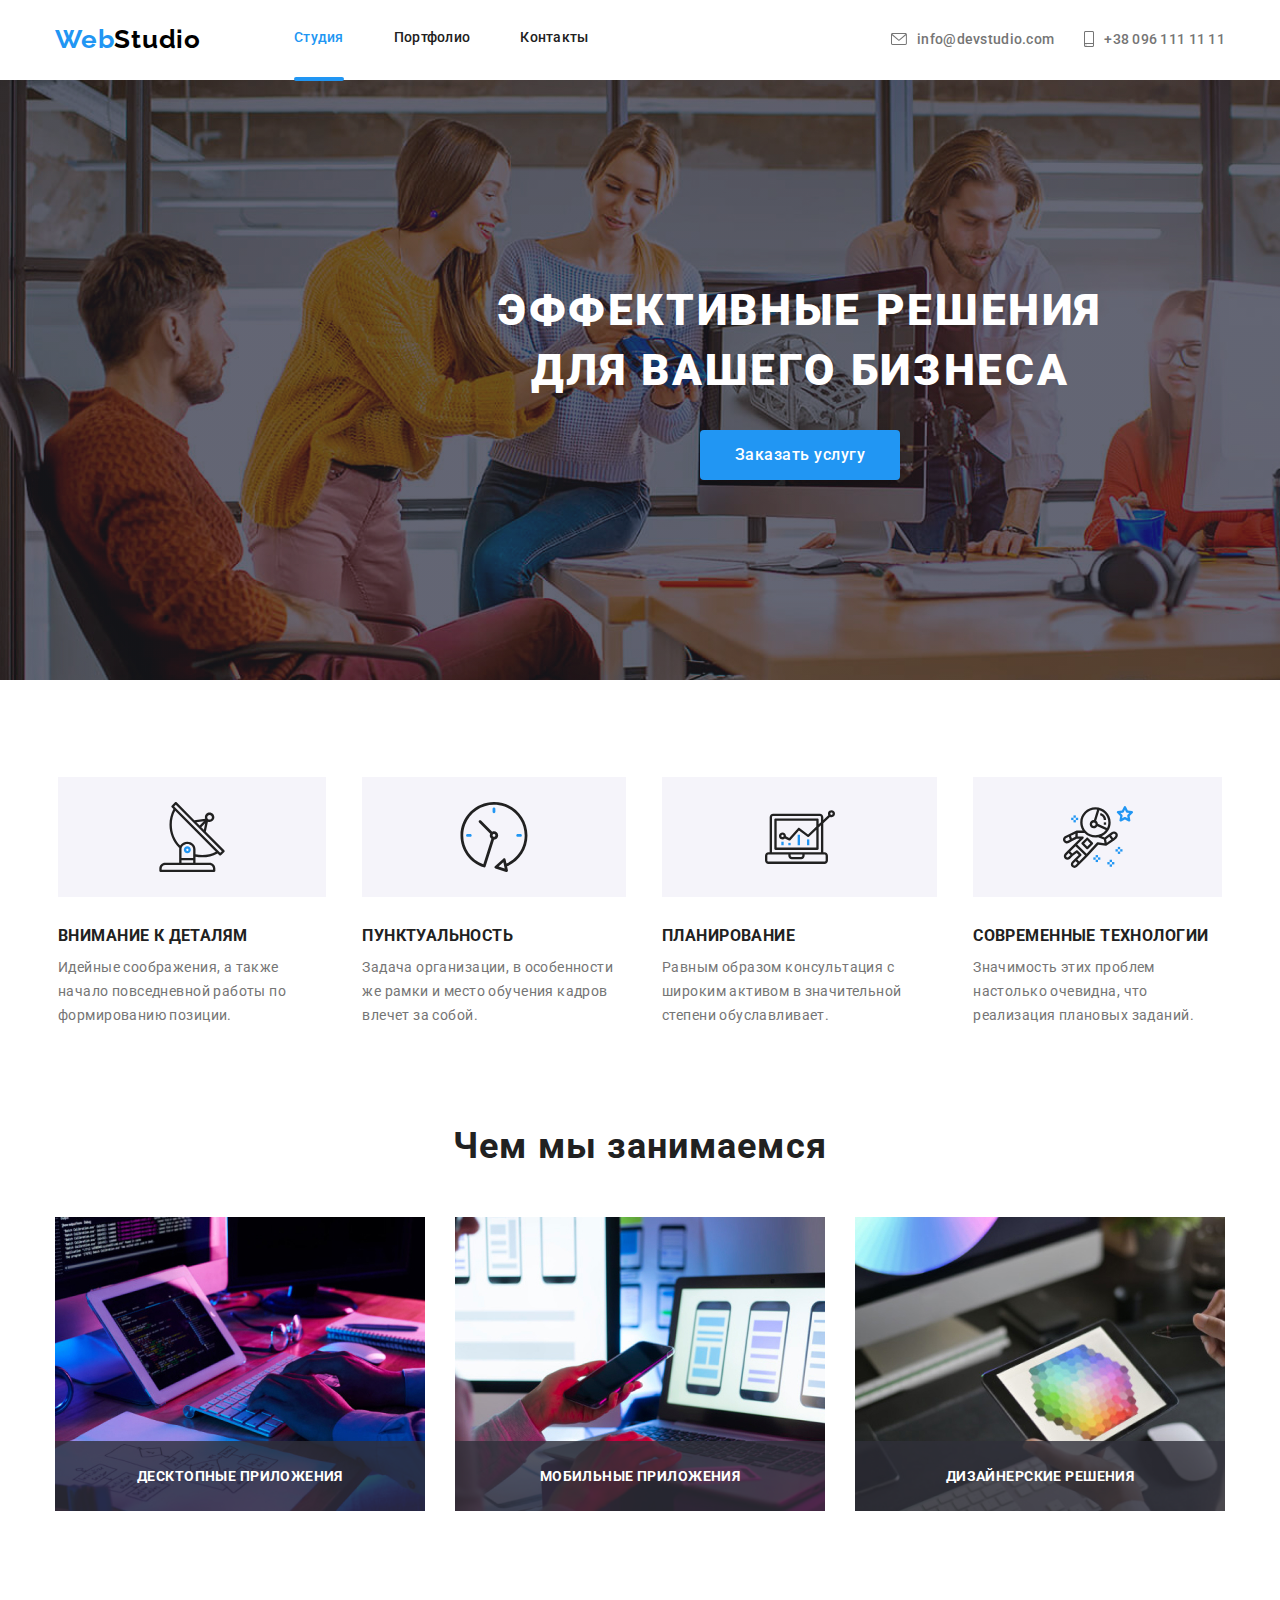
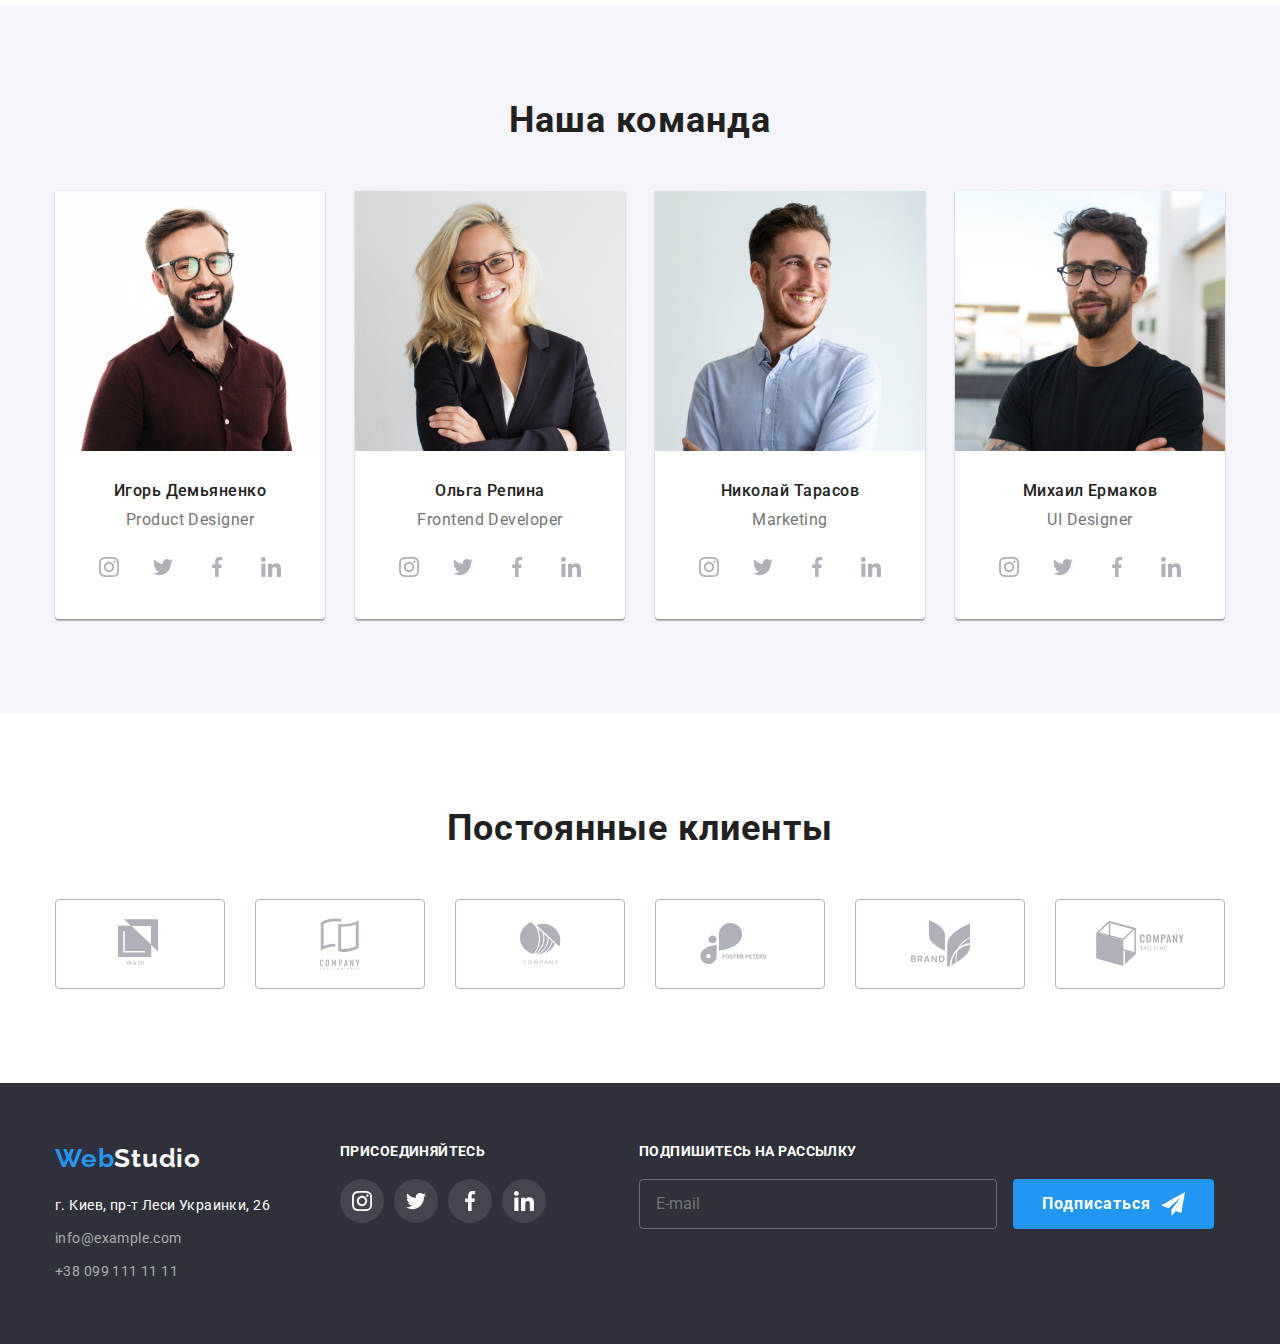
<file: index.html>
<!DOCTYPE html>
<html lang="ru">
<head>
    <meta charset="UTF-8">
    <meta name="viewport" content="width=device-width, initial-scale=1.0">
    <title>WebStudio</title>
    <link rel="preconnect" href="https://fonts.gstatic.com">
    <link href="https://fonts.googleapis.com/css2?family=Raleway:wght@700&family=Roboto:wght@400;500;700;900&display=swap" rel="stylesheet">
    <link rel="stylesheet" href="https://cdnjs.cloudflare.com/ajax/libs/modern-normalize/1.0.0/modern-normalize.min.css" />
    <link rel="stylesheet" href="./css/styles.css">
</head>
    <body>
        <header class="header">
            <div class="container">
                <nav class="site-nav">
                    <a class="logo link" href="./" aria-label="Логотип сайта Веб Студио"><span class="logo-first">Web</span><span class="logo-second">Studio</span></a>
                    <ul class="navigation-list list">
                        <li class="navigation-list-item"><a class="navigation-list-link active link" href="./index.html">Студия</a></li>
                        <li class="navigation-list-item"><a class="navigation-list-link link" href="./portfolio.html">Портфолио</a></li>
                        <li class="navigation-list-item"><a class="navigation-list-link link" href="#">Контакты</a></li>
                    </ul>
                </nav>
                <address class="address">
                    <ul  class="address-list-header list">
                        <li class="address-list-item">
                            <a class="address-list-link link" href="mailto:info@devstudio.com">
                                <svg class="address-list-icon mail-icon">
                                    <use href="./images/sprite.svg#icon-email" width="16" height="12"></use>
                                </svg>
                                <p class="address-list-text">info@devstudio.com </p> 
                            </a>
                        </li>
                        <li class="address-list-item">
                            <a class="address-list-link link" href="tel:+380961111111">
                                <svg class="address-list-icon phone-icon">
                                    <use href="./images/sprite.svg#icon-smartphone" width="10" height="16"></use>
                                </svg>
                                <p class="address-list-text"> +38 096 111 11 11</p>
                            </a>
                        </li>
                    </ul>  
                </address>
            </div>
        </header>
        <main>
            <!--Hero-->
            <section class="hero-section">
                <div class="container">
                    <h1 class="hero-title">Эффективные решения <br> для вашего бизнеса</h1>
                    <button class="button hero-button" type="button" data-modal-open>Заказать услугу</button>
                </div>
            </section>
            <!--Наші переваги/Our advantages-->
            <section class="advantages">
                <div class="container">
                    <h2 class="visually-hidden">Наши преимущества</h2> 
                    <ul class="advantages-list list">
                        <li class="advantages-list-item">
                            <div class="advantages-icon-background">
                                <svg class="advantages-icon">
                                    <use href="./images/sprite.svg#icon-antenna"></use>
                                </svg>
                            </div>
                            <h3 class="advantages-title">Внимание к деталям</h3>
                            <p class="advantages-description">Идейные соображения, а также начало повседневной работы по формированию позиции.</p>
                        </li>
                        <li class="advantages-list-item">
                            <div class="advantages-icon-background">
                                <svg class="advantages-icon">
                                    <use href="./images/sprite.svg#icon-clock"></use>
                                </svg>
                            </div>
                            <h3 class="advantages-title">Пунктуальность</h3>
                            <p class="advantages-description">Задача организации, в особенности же рамки и место обучения кадров влечет за собой.</p>
                        </li>
                        <li class="advantages-list-item">
                            <div class="advantages-icon-background">
                                <svg class="advantages-icon">
                                    <use href="./images/sprite.svg#icon-diagram"></use>
                                </svg>
                            </div>
                            <h3 class="advantages-title">Планирование</h3>
                            <p class="advantages-description">Равным образом консультация с широким активом в значительной степени обуславливает.</p>
                        </li>
                        <li class="advantages-list-item">
                            <div class="advantages-icon-background">
                                <svg class="advantages-icon">
                                    <use href="./images/sprite.svg#icon-astronaut"></use>
                                </svg>
                            </div>
                            <h3 class="advantages-title">Современные технологии</h3>
                            <p class="advantages-description">Значимость этих проблем настолько очевидна, что реализация плановых заданий.</p>
                        </li>
                    </ul>
                </div>
            </section>
            <!--Чим ми займаємося/Our specialization-->
            <section class="specialization-section">
                <div class="container">
                    <h2 class="specialization-title">Чем мы занимаемся</h2>
                    <ul class="specialization-list list">
                        <li class="specialization-list-item">
                            <img class="specialization-img" src="./images/our_specialization/programming.jpg" alt="Програмист пишет код" width="370" height="294">
                            <p class="specialization-name">Десктопные приложения</p>
                        </li>
                        <li class="specialization-list-item">
                            <img class="specialization-img" src="./images/our_specialization/applications_design.jpg" alt="Специалист разрабатывает мобильное приложение" width="370" height="294">
                            <p class="specialization-name">Мобильные приложения</p>
                        </li>
                        <li class="specialization-list-item">
                            <img class="specialization-img" src="./images/our_specialization/ui_design.jpg" alt="UI дизайнер подбирает цвет" width="370" height="294">
                            <p class="specialization-name">Дизайнерские решения</p>
                        </li>
                    </ul>
                </div>
            </section>
            <!--Наша команда>/our command-->
            <section class="our-command-section">
                <div class="container">
                    <h2 class="our-command-title">Наша команда</h2>
                    <ul class="our-command-list list">
                        <li class="our-command-list-item">
                            <img class="our-specialist-photo " src="./images/our_command/igor_demyanenko.jpg" alt="Наш специалист" width="270" height="260">
                            <div class="our-command-card-content">
                                <h3 class="our-specialist-name">Игорь Демьяненко</h3>
                                <p class="our-specialist-specialization" lang="en">Product Designer</p>
                                <ul class="social-list list">
                                    <li class="social-list-item">
                                        <a href="#" class="social-list-link">
                                            <svg class="social-list-icon">
                                                <use href="./images/sprite.svg#icon-instagram"></use>
                                            </svg>
                                        </a>
                                    </li>
                                    <li class="social-list-item">
                                        <a href="#" class="social-list-link">
                                            <svg class="social-list-icon">
                                                <use href="./images/sprite.svg#icon-twitter"></use>
                                            </svg>
                                        </a>
                                    </li>
                                    <li class="social-list-item">
                                        <a href="#" class="social-list-link">
                                            <svg class="social-list-icon">
                                                <use href="./images/sprite.svg#icon-facebook"></use>
                                            </svg>
                                        </a>
                                    </li>
                                    <li class="social-list-item">
                                        <a href="#" class="social-list-link">
                                            <svg class="social-list-icon">
                                                <use href="./images/sprite.svg#icon-linkedin"></use>
                                            </svg>
                                        </a>
                                    </li>
                                </ul>
                            </div>
                        </li>
                        <li class="our-command-list-item">
                            <img class="our-specialist-photo " src="./images/our_command/olga_repina.jpg" alt="Наш специалист" width="270" height="260">
                            <div class="our-command-card-content">
                                <h3 class="our-specialist-name">Ольга Репина</h3>
                                <p class="our-specialist-specialization" lang="en">Frontend Developer</p>
                                <ul class="social-list list">
                                    <li class="social-list-item">
                                        <a href="#" class="social-list-link">
                                            <svg class="social-list-icon">
                                                <use href="./images/sprite.svg#icon-instagram"></use>
                                            </svg>
                                        </a>
                                    </li>
                                    <li class="social-list-item">
                                        <a href="#" class="social-list-link">
                                            <svg class="social-list-icon">
                                                <use href="./images/sprite.svg#icon-twitter"></use>
                                            </svg>
                                        </a>
                                    </li>
                                    <li class="social-list-item">
                                        <a href="#" class="social-list-link">
                                            <svg class="social-list-icon">
                                                <use href="./images/sprite.svg#icon-facebook"></use>
                                            </svg>
                                        </a>
                                    </li>
                                    <li class="social-list-item">
                                        <a href="#" class="social-list-link">
                                            <svg class="social-list-icon">
                                                <use href="./images/sprite.svg#icon-linkedin"></use>
                                            </svg>
                                        </a>
                                    </li>
                                </ul>
                            </div>
                        </li>
                        <li class="our-command-list-item">
                            <img class="our-specialist-photo " src="./images/our_command/nikolay_tarasov.jpg" alt="Наш специалист" width="270" height="260">
                            <div class="our-command-card-content">
                                <h3 class="our-specialist-name">Николай Тарасов</h3>
                                <p class="our-specialist-specialization" lang="en">Marketing</p>
                                <ul class="social-list list">
                                    <li class="social-list-item">
                                        <a href="#" class="social-list-link">
                                            <svg class="social-list-icon">
                                                <use href="./images/sprite.svg#icon-instagram"></use>
                                            </svg>
                                        </a>
                                    </li>
                                    <li class="social-list-item">
                                        <a href="" class="social-list-link">
                                            <svg class="social-list-icon">
                                                <use href="./images/sprite.svg#icon-twitter"></use>
                                            </svg>
                                        </a>
                                    </li>
                                    <li class="social-list-item">
                                        <a href="" class="social-list-link">
                                            <svg class="social-list-icon">
                                                <use href="./images/sprite.svg#icon-facebook"></use>
                                            </svg>
                                        </a>
                                    </li>
                                    <li class="social-list-item">
                                        <a href="" class="social-list-link">
                                            <svg class="social-list-icon">
                                                <use href="./images/sprite.svg#icon-linkedin"></use>
                                            </svg>
                                        </a>
                                    </li>
                                </ul>
                            </div>
                        </li>
                        <li class="our-command-list-item">
                            <img class="our-specialist-photo " src="./images/our_command/mihail_yermakov.jpg" alt="Наш специалист" width="270" height="260">
                            <div class="our-command-card-content">
                                <h3 class="our-specialist-name">Михаил Ермаков</h3>
                                <p class="our-specialist-specialization" lang="en">UI Designer</p>
                                <ul class="social-list list">
                                    <li class="social-list-item">
                                        <a href="#" class="social-list-link">
                                            <svg class="social-list-icon">
                                                <use href="./images/sprite.svg#icon-instagram"></use>
                                            </svg>
                                        </a>
                                    </li>
                                    <li class="social-list-item">
                                        <a href="#" class="social-list-link">
                                            <svg class="social-list-icon">
                                                <use href="./images/sprite.svg#icon-twitter"></use>
                                            </svg>
                                        </a>
                                    </li>
                                    <li class="social-list-item">
                                        <a href="#" class="social-list-link">
                                            <svg class="social-list-icon">
                                                <use href="./images/sprite.svg#icon-facebook"></use>
                                            </svg>
                                        </a>
                                    </li>
                                    <li class="social-list-item">
                                        <a href="#" class="social-list-link">
                                            <svg class="social-list-icon">
                                                <use href="./images/sprite.svg#icon-linkedin"></use>
                                            </svg>
                                        </a>
                                    </li>
                                </ul>
                            </div>
                        </li>
                    </ul>
                </div>
            </section>
            <!--Наші клієнти|Our clients-->
            <section class="our-clients-section">
                <div class="container">
                    <h2 class="our-clients-title">Постоянные клиенты</h2>
                    <ul class="our-clients-list">
                        <li class="our-clients-list-item list"> 
                            <a href="#"  class="our-client-link">
                                <svg class="our-clients-icon first-client-icon">
                                    <use href="./images/sprite.svg#icon-logo-first"></use>
                                </svg>
                            </a>
                        </li>
                        <li class="our-clients-list-item list"> 
                            <a href="#" class="our-client-link">
                                <svg class="our-clients-icon second-client-icon">
                                    <use href="./images/sprite.svg#icon-logo-second"></use>
                                </svg>
                            </a>
                        </li>
                        <li class="our-clients-list-item list"> 
                            <a href="#" class="our-client-link">
                                <svg class="our-clients-icon third-client-icon">
                                    <use href="./images/sprite.svg#icon-logo-third"></use>
                                </svg>
                            </a>
                        </li>
                        <li class="our-clients-list-item list"> 
                            <a href="#" class="our-client-link">
                                <svg class="our-clients-icon fourth-client-icon">
                                    <use href="./images/sprite.svg#icon-logo-fourth"></use>
                                </svg>
                            </a>
                        </li>
                        <li class="our-clients-list-item list"> 
                            <a href="" class="our-client-link">
                                <svg class="our-clients-icon fifth-client-icon">
                                    <use href="./images/sprite.svg#icon-logo-fifth"></use>
                                </svg>
                            </a>
                        </li>
                        <li class="our-clients-list-item list"> 
                            <a href="#" class="our-client-link">
                                <svg class="our-clients-icon sixth-client-icon">
                                    <use href="./images/sprite.svg#icon-logo-sixth"></use>
                                </svg>
                            </a>
                        </li>
                    </ul>
                </div>
            </section>
        </main>
            <!--Бекдроп та модалка портфоліо-->
            <div class="backdrop is-hidden" data-modal>
                <div class="modal">
                    <button type="button" class="close-button" data-modal-close>
                        <svg class="close-button-icon">
                            <use href="./images/sprite.svg#icon-close-modal"></use>
                        </svg>
                    </button>
                    <p class="form-invitation">Оставьте свои данные, мы вам перезвоним</p>
                    <form action="#" class="modal-form">
                        <label class="modal-form-field">
                            Имя
                            <span class="modal-form-input-wrapper">
                                <input type="text" name="client-name" class="modal-form-input">
                                <svg class="modal-form-icon">
                                    <use href="./images/sprite.svg#icon-form-person"></use>
                                </svg>
                            </span>
                        </label>
                        <label class="modal-form-field">
                            Телефон
                            <span class="modal-form-input-wrapper">
                                <input type="tel" name="client-phone" class="modal-form-input">
                                <svg class="modal-form-icon">
                                    <use href="./images/sprite.svg#icon-form-phone"></use>
                                </svg>
                            </span>
                        </label>
                        <label class="modal-form-field">
                            Почта
                            <span class="modal-form-input-wrapper">
                                <input type="email" name="client-mail" class="modal-form-input">
                                <svg class="modal-form-icon">
                                    <use href="./images/sprite.svg#icon-form-email"></use>
                                </svg>
                            </span>
                        </label>
                        <label class="modal-form-field">
                            Комментарий
                            <textarea name="client-masage" class="modal-form-massage" placeholder="Введите текст"></textarea>
                        </label>
                        <input id="user-policy" type="checkbox" name="client-policy" value="accept-policy" class="modal-form-policy visually-hidden">
                        <label for="user-policy" class="modal-form-policy-text">Соглашаюсь с рассылкой и принимаю <a href="#" class="modal-form-policy-link">Условия договора</a></label>
                        <button type="submit" class="modal-form-button">Отправить</button>
                    </form>
                </div>
            </div>
        <footer class="footer">
            <div class="container">
                <div class="footer-info">
                    <a  class="logo link" href="./" aria-label="Логотип сайта Веб Студио"><span class="logo-first">Web</span><span class="logo-second-dark">Studio</span></a>
                    <address  class="address">
                        <ul class="addres-list-footer list">
                            <li class="addres-list-item"><a class="address-footer-link location link" href="https://goo.gl/maps/J2ixgFmDZ8d1wvZj8">г. Киев, пр-т Леси Украинки, 26</a></li>
                            <li class="addres-list-item"><a class="address-footer-link link" href="mailto:info@example.com">info@example.com</a></li>
                            <li class="addres-list-item"><a class="address-footer-link link" href="tel:+380991111111">+38 099 111 11 11</a></li>
                        </ul>
                    </address>
                </div>
                <div class="social-list-our-projekt">
                    <h2 class="visually-hidden">Наши социальные сети</h2>
                    <h3 class="social-list-invitation">Присоединяйтесь</h3>
                    <ul class="social-list list">
                        <li class="social-list-item">
                            <a href="#" class="social-list-link dark-social">
                                <svg class="social-list-icon">
                                    <use href="./images/sprite.svg#icon-instagram"></use>
                                </svg>
                            </a>
                        </li>
                        <li class="social-list-item">
                            <a href="#" class="social-list-link dark-social">
                                <svg class="social-list-icon">
                                    <use href="./images/sprite.svg#icon-twitter"></use>
                                </svg>
                            </a>
                        </li>
                        <li class="social-list-item">
                            <a href="#" class="social-list-link dark-social">
                                <svg class="social-list-icon">
                                    <use href="./images/sprite.svg#icon-facebook"></use>
                                </svg>
                            </a>
                        </li>
                        <li class="social-list-item">
                            <a href="#" class="social-list-link dark-social">
                                <svg class="social-list-icon">
                                    <use href="./images/sprite.svg#icon-linkedin"></use>
                                </svg>
                            </a>
                        </li>
                    </ul>
                </div>
                <form action="#" class="subscription-form">
                    <p class="subscription-form-title">Подпишитесь на рассылку</p>
                    <label class="subscription-form-field">
                        <input type="email" name="client-mail" class="subscription-form-input" placeholder="E-mail">
                    </label>
                    <button type="submit" class="subscription-form-button">
                            Подписаться
                        <svg class="sibscription-form-button-icon">
                            <use href="./images/sprite.svg#icon-form-send"></use>
                        </svg>
                    </button>
                </form>
            </div>
        </footer>
        <!--Підключення скріпта-->
        <script src="./js/modal.js"></script>
    </body>
</html>
</file>
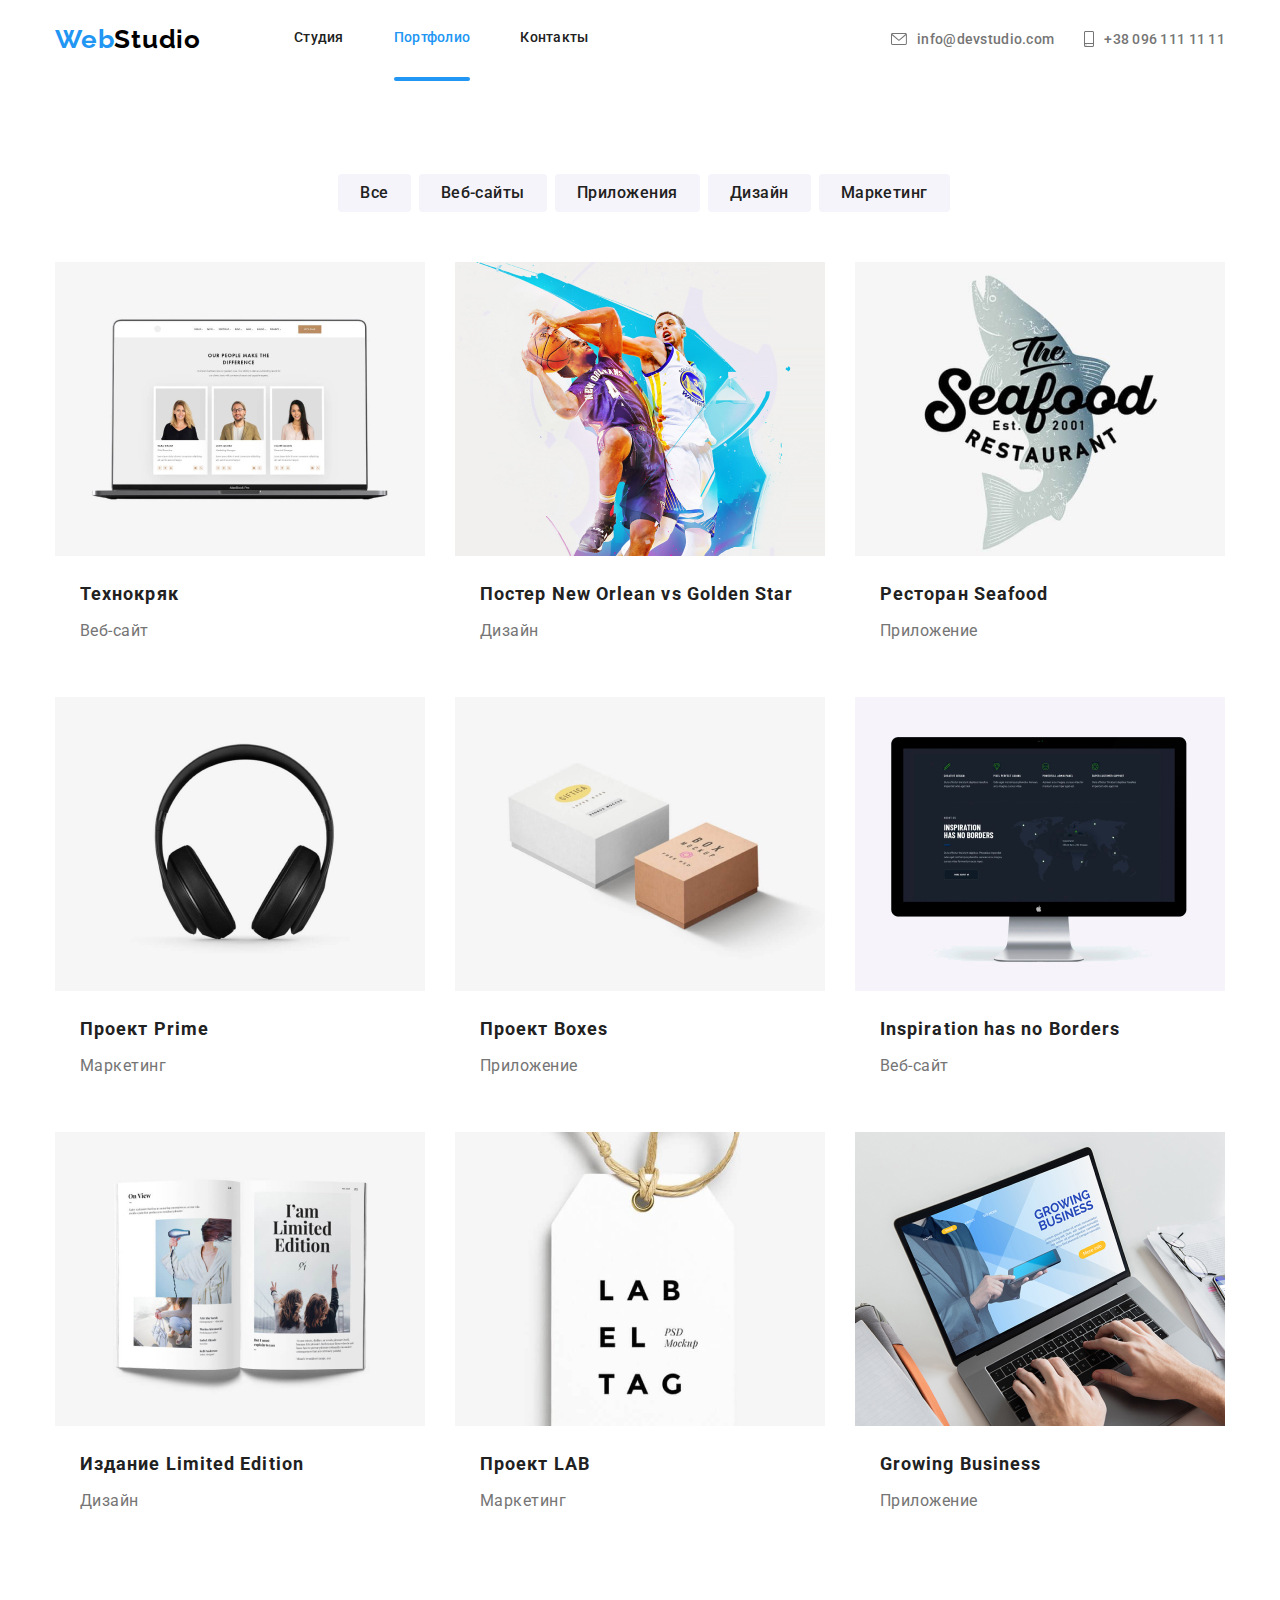
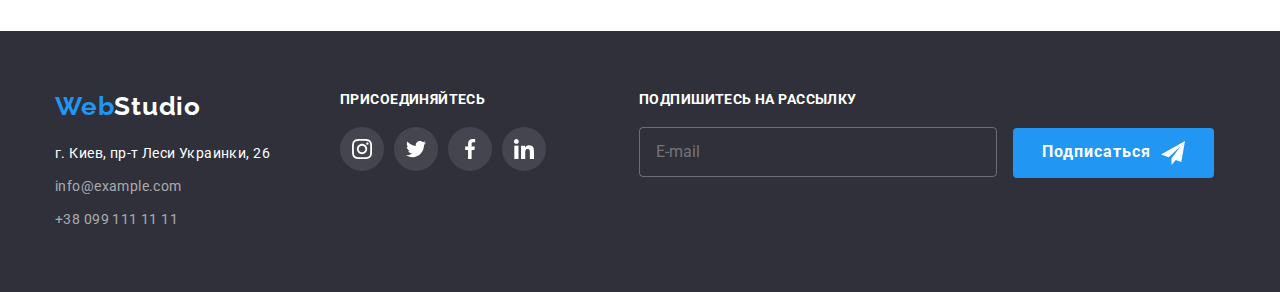
<file: portfolio.html>
<!DOCTYPE html>
<html lang="ru">
<head>
    <meta charset="UTF-8">
    <meta name="viewport" content="width=device-width, initial-scale=1.0">
    <title>WebStudio</title>
    <link rel="preconnect" href="https://fonts.gstatic.com">
    <link href="https://fonts.googleapis.com/css2?family=Raleway:wght@700&family=Roboto:wght@400;500;700;900&display=swap" rel="stylesheet">
    <link rel="stylesheet" href="https://cdnjs.cloudflare.com/ajax/libs/modern-normalize/1.0.0/modern-normalize.min.css" />
    <link rel="stylesheet" href="./css/styles.css">
</head>
    <body>
        <header class="header">
            <div class="container">
                <nav class="site-nav">
                    <a class="logo link" href="./" aria-label="Логотип сайта Веб Студио"><span class="logo-first">Web</span><span class="logo-second">Studio</span></a>
                    <ul class="navigation-list list">
                        <li class="navigation-list-item"><a class="navigation-list-link link" href="./index.html">Студия</a></li>
                        <li class="navigation-list-item"><a class="navigation-list-link active link" href="./portfolio.html">Портфолио</a></li>
                        <li class="navigation-list-item"><a class="navigation-list-link link" href="#">Контакты</a></li>
                    </ul>
                </nav>
                <address class="address">
                    <ul  class="address-list-header list">
                        <li class="address-list-item">
                            <a class="address-list-link link" href="mailto:info@devstudio.com">
                                <svg class="address-list-icon mail-icon">
                                    <use href="./images/sprite.svg#icon-email" width="16" height="12"></use>
                                </svg>
                                <p class="address-list-text">info@devstudio.com </p> 
                            </a>
                        </li>
                        <li class="address-list-item">
                            <a class="address-list-link link" href="tel:+380961111111">
                                <svg class="address-list-icon phone-icon">
                                    <use href="./images/sprite.svg#icon-smartphone" width="10" height="16"></use>
                                </svg>
                                <p class="address-list-text"> +38 096 111 11 11</p>
                            </a>
                        </li>
                    </ul>  
                </address>
            </div>
        </header>
        <main>
            <section class="portfolio-section">
                <div class="container">
                    <h1 class="visually-hidden">Наши работы</h1>
                    <div class="portfolio-nav">
                        <button class="portfolio-button button" type="button">Все</button>
                        <button class="portfolio-button button" type="button">Веб-сайты</button>
                        <button class="portfolio-button button" type="button">Приложения</button>
                        <button class="portfolio-button button" type="button">Дизайн</button>
                        <button class="portfolio-button button" type="button">Маркетинг</button>               
                    </div>
                    <ul class="portfolio-list list">
                        <li class="portfolio-list-item">
                            <a class="portfolio-list-link link" href="#">
                                <div class="portfolio-animation-thumb">
                                    <img class="portfolio-img" src="./images/portfolio/001_tehnokryak.jpg" alt="Сайт Технокряк" width="370">
                                    <div class="portfolio-overlay">
                                        <p class="portfolio-description">Технокряк это современная площадка распространения коронавируса.
                                            Компании используют эту платформу для цифрового шпионажа и
                                            атак на защищённые сервера конкурентов.
                                        </p>
                                    </div>
                                </div>
                                <div class="portfolio-card-content">
                                    <h2 class="portfolio-title">Технокряк</h2>
                                    <p class="portfolio-type">Веб-сайт</p>
                                </div>
                            </a>
                        </li>
                        <li class="portfolio-list-item">
                            <a class="portfolio-list-link link" href="#">
                                <div class="portfolio-animation-thumb">
                                    <img class="portfolio-img" src="./images/portfolio/002_new_orlean_vs_golden_star.jpg" alt="Постер" width="370">
                                    <div class="portfolio-overlay">
                                        <p class="portfolio-description">
                                            Lorem ipsum, dolor sit amet consectetur adipisicing elit. Dolor, similique earum harum consequuntur veritatis voluptates quo, nihil ipsam iusto repellat doloribus, distinctio quia mollitia. Incidunt officiis doloremque sit expedita. Quia?
                                        </p>
                                    </div>
                                </div>
                                <div class="portfolio-card-content">
                                    <h2 class="portfolio-title">Постер New Orlean vs Golden Star</h2>
                                    <p class="portfolio-type">Дизайн</p>
                                </div>
                            </a>
                        </li>
                        <li class="portfolio-list-item">
                            <a class="portfolio-list-link link" href="#">
                                <div class="portfolio-animation-thumb">
                                    <img class="portfolio-img" src="./images/portfolio/003_seafood.jpg" alt="Ресторан Seafood" width="370">
                                    <div class="portfolio-overlay">
                                        <p class="portfolio-description">
                                            Lorem ipsum, dolor sit amet consectetur adipisicing elit. Dolor, similique earum harum consequuntur veritatis voluptates quo, nihil ipsam iusto repellat doloribus, distinctio quia mollitia. Incidunt officiis doloremque sit expedita. Quia?
                                        </p>
                                    </div>
                                </div>
                                <div class="portfolio-card-content">
                                    <h2 class="portfolio-title">Ресторан Seafood</h2>
                                    <p class="portfolio-type">Приложение</p>
                                </div>
                            </a>
                        </li>
                        <li class="portfolio-list-item">
                            <a class="portfolio-list-link link" href="#">
                                <div class="portfolio-animation-thumb">
                                    <img class="portfolio-img" src="./images/portfolio/004_prime.jpg" alt="Наушники" width="370">
                                    <div class="portfolio-overlay">
                                        <p class="portfolio-description">
                                            Lorem ipsum, dolor sit amet consectetur adipisicing elit. Dolor, similique earum harum consequuntur veritatis voluptates quo, nihil ipsam iusto repellat doloribus, distinctio quia mollitia. Incidunt officiis doloremque sit expedita. Quia?
                                        </p>
                                    </div>
                                </div>
                                <div class="portfolio-card-content">
                                    <h2 class="portfolio-title">Проект Prime</h2>
                                    <p class="portfolio-type">Маркетинг</p>
                                </div>
                            </a>
                        </li>
                        <li class="portfolio-list-item">
                            <a class="portfolio-list-link link" href="#">
                                <div class="portfolio-animation-thumb">
                                    <img class="portfolio-img" src="./images/portfolio/005_boxes.jpg" alt="Боксы" width="370">
                                    <div class="portfolio-overlay">
                                        <p class="portfolio-description">
                                            Lorem ipsum, dolor sit amet consectetur adipisicing elit. Dolor, similique earum harum consequuntur veritatis voluptates quo, nihil ipsam iusto repellat doloribus, distinctio quia mollitia. Incidunt officiis doloremque sit expedita. Quia?
                                        </p>
                                    </div>
                                </div>
                                <div class="portfolio-card-content">
                                    <h2 class="portfolio-title">Проект Boxes</h2>
                                    <p class="portfolio-type">Приложение</p>
                                </div>
                            </a>
                        </li>
                        <li class="portfolio-list-item">
                            <a class="portfolio-list-link link" href="">
                                <div class="portfolio-animation-thumb">
                                    <img class="portfolio-img" src="./images/portfolio/006_Inspiration_has_no_borders.jpg" alt="Сайт Inspiration has no Borders" width="370">
                                    <div class="portfolio-overlay">
                                        <p class="portfolio-description">
                                            Lorem ipsum, dolor sit amet consectetur adipisicing elit. Dolor, similique earum harum consequuntur veritatis voluptates quo, nihil ipsam iusto repellat doloribus, distinctio quia mollitia. Incidunt officiis doloremque sit expedita. Quia?
                                        </p>
                                    </div>
                                </div>
                                <div class="portfolio-card-content">
                                    <h2 class="portfolio-title">Inspiration has no Borders</h2>
                                    <p class="portfolio-type">Веб-сайт</p>
                                </div>
                            </a>
                        </li>
                        <li class="portfolio-list-item">
                            <a class="portfolio-list-link link" href="">
                                <div class="portfolio-animation-thumb">
                                    <img class="portfolio-img" src="./images/portfolio/007_limited_edition.jpg" alt="Издание Limited Edition" width="370">
                                    <div class="portfolio-overlay">
                                        <p class="portfolio-description">
                                            Lorem ipsum, dolor sit amet consectetur adipisicing elit. Dolor, similique earum harum consequuntur veritatis voluptates quo, nihil ipsam iusto repellat doloribus, distinctio quia mollitia. Incidunt officiis doloremque sit expedita. Quia?
                                        </p>
                                    </div>
                                </div>
                                <div class="portfolio-card-content">
                                    <h2 class="portfolio-title">Издание Limited Edition</h2>
                                    <p class="portfolio-type">Дизайн</p>
                                </div>
                            </a>
                        </li>
                        <li class="portfolio-list-item">
                            <a class="portfolio-list-link link" href="#">
                                <div class="portfolio-animation-thumb">
                                    <img class="portfolio-img" src="./images/portfolio/008_lab.jpg" alt="Проект LAB" width="370">
                                    <div class="portfolio-overlay">
                                        <p class="portfolio-description">
                                            Lorem ipsum, dolor sit amet consectetur adipisicing elit. Dolor, similique earum harum consequuntur veritatis voluptates quo, nihil ipsam iusto repellat doloribus, distinctio quia mollitia. Incidunt officiis doloremque sit expedita. Quia?
                                        </p>
                                    </div>
                                </div>
                                <div class="portfolio-card-content">
                                    <h2 class="portfolio-title">Проект LAB</h2>
                                    <p class="portfolio-type">Маркетинг</p>
                                </div>
                            </a>
                        </li>
                        <li class="portfolio-list-item">
                            <a class="portfolio-list-link link" href="#">
                                <div class="portfolio-animation-thumb">
                                    <img class="portfolio-img" src="./images/portfolio/009_growing_business.jpg" alt="Приложение Growing Business" width="370">
                                    <div class="portfolio-overlay">
                                        <p class="portfolio-description">
                                            Lorem ipsum, dolor sit amet consectetur adipisicing elit. Dolor, similique earum harum consequuntur veritatis voluptates quo, nihil ipsam iusto repellat doloribus, distinctio quia mollitia. Incidunt officiis doloremque sit expedita. Quia?
                                        </p>
                                    </div>
                                </div>
                                <div class="portfolio-card-content">
                                    <h2 class="portfolio-title">Growing Business</h2>
                                    <p class="portfolio-type">Приложение</p>
                                </div>
                            </a>
                        </li>
                    </ul>
                </div>
            </section>
        </main>
                    <!--Футер-->
        <footer class="footer">
            <div class="container">
                <div class="footer-info">
                    <a  class="logo link" href="./" aria-label="Логотип сайта Веб Студио"><span class="logo-first">Web</span><span class="logo-second-dark">Studio</span></a>
                    <address  class="address">
                        <ul class="addres-list-footer list">
                            <li class="addres-list-item"><a class="address-footer-link location link" href="https://goo.gl/maps/J2ixgFmDZ8d1wvZj8">г. Киев, пр-т Леси Украинки, 26</a></li>
                            <li class="addres-list-item"><a class="address-footer-link link" href="mailto:info@example.com">info@example.com</a></li>
                            <li class="addres-list-item"><a class="address-footer-link link" href="tel:+380991111111">+38 099 111 11 11</a></li>
                        </ul>
                    </address>
                </div>
                <div class="social-list-our-projekt">
                    <h2 class="visually-hidden">Наши социальные сети</h2>
                    <h3 class="social-list-invitation">Присоединяйтесь</h3>
                    <ul class="social-list list">
                        <li class="social-list-item">
                            <a href="#" class="social-list-link dark-social">
                                <svg class="social-list-icon">
                                    <use href="./images/sprite.svg#icon-instagram"></use>
                                </svg>
                            </a>
                        </li>
                        <li class="social-list-item">
                            <a href="#" class="social-list-link dark-social">
                                <svg class="social-list-icon">
                                    <use href="./images/sprite.svg#icon-twitter"></use>
                                </svg>
                            </a>
                        </li>
                        <li class="social-list-item">
                            <a href="#" class="social-list-link dark-social">
                                <svg class="social-list-icon">
                                    <use href="./images/sprite.svg#icon-facebook"></use>
                                </svg>
                            </a>
                        </li>
                        <li class="social-list-item">
                            <a href="#" class="social-list-link dark-social">
                                <svg class="social-list-icon">
                                    <use href="./images/sprite.svg#icon-linkedin"></use>
                                </svg>
                            </a>
                        </li>
                    </ul>
                </div>
                <form action="#" class="subscription-form">
                    <p class="subscription-form-title">Подпишитесь на рассылку</p>
                    <label class="subscription-form-field">
                        <input type="email" name="client-mail" class="subscription-form-input" placeholder="E-mail">
                    </label>
                    <button type="submit" class="subscription-form-button">
                        Подписаться
                        <svg class="sibscription-form-button-icon">
                            <use href="./images/sprite.svg#icon-form-send"></use>
                        </svg>
                    </button>
                </form>
            </div>
        </footer>
        <!--Підключення скріпта-->
        <script src="./js/modal.js"></script>
    </body>
</html>
</file>
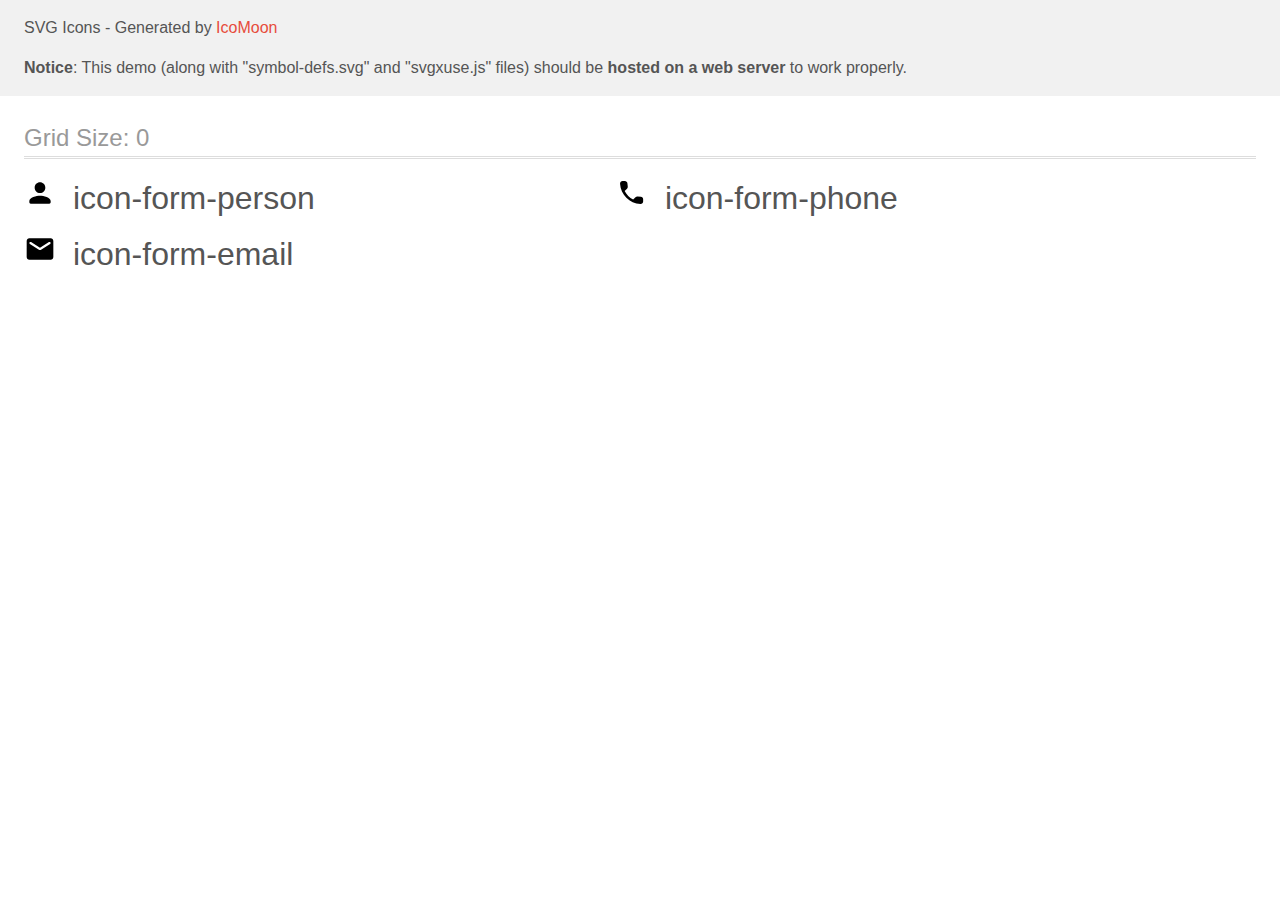
<file: source_image/icomoon/demo-external-svg.html>
<!doctype html>
<html>
<head>
    <title>IcoMoon - SVG Icons</title>
    <meta charset="utf-8">
    <meta name="viewport" content="width=device-width, initial-scale=1">
    <link rel="stylesheet" href="demo-files/demo.css">
    <link rel="stylesheet" href="style.css">
</head>
<body>
<header class="bgc1 clearfix">
<div class="mhl">
    <p>SVG Icons - Generated by <a href="https://icomoon.io/app">IcoMoon</a></p><p><strong>Notice</strong>: This demo (along with "symbol-defs.svg" and "svgxuse.js" files) should be <b>hosted on a web server</b> to work properly.</p>
</div>
</header>
    <div class="clearfix mhl ptl">
        <h1 class="mvm mtn fgc1">Grid Size: 0</h1>
        <div class="glyph fs1">
            <div class="clearfix pbs">
                <svg class="icon icon-form-person"><use xlink:href="symbol-defs.svg#icon-form-person"></use></svg><span class="name"> icon-form-person</span>
            </div>
        </div>
        <div class="glyph fs1">
            <div class="clearfix pbs">
                <svg class="icon icon-form-phone"><use xlink:href="symbol-defs.svg#icon-form-phone"></use></svg><span class="name"> icon-form-phone</span>
            </div>
        </div>
        <div class="glyph fs1">
            <div class="clearfix pbs">
                <svg class="icon icon-form-email"><use xlink:href="symbol-defs.svg#icon-form-email"></use></svg><span class="name"> icon-form-email</span>
            </div>
        </div>
  </div>
<script defer src="svgxuse.js"></script>
</body>
</html>
</file>
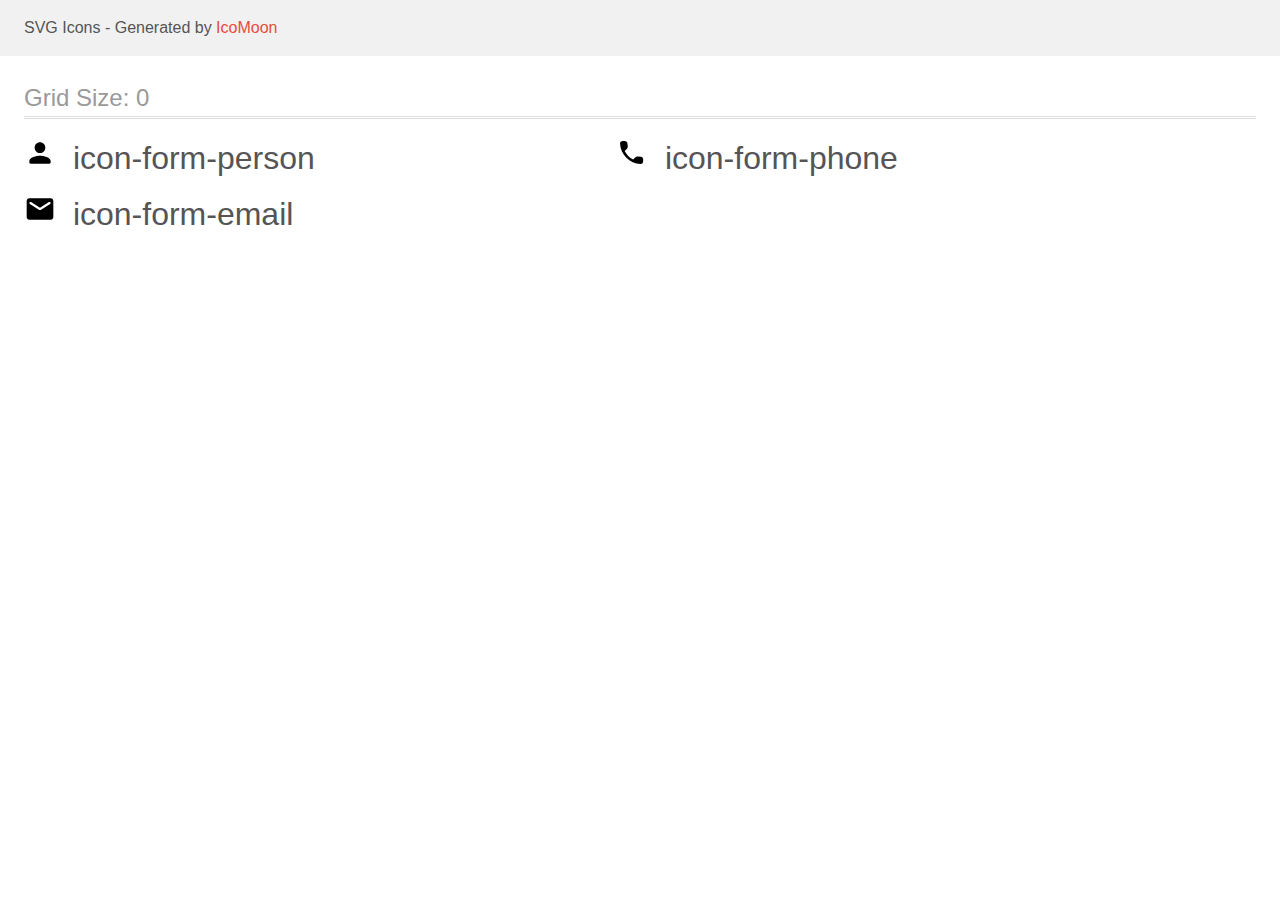
<file: source_image/icomoon/demo.html>
<!doctype html>
<html>
<head>
    <title>IcoMoon - SVG Icons</title>
    <meta charset="utf-8">
    <meta name="viewport" content="width=device-width, initial-scale=1">
    <link rel="stylesheet" href="demo-files/demo.css">
    <link rel="stylesheet" href="style.css">
</head>
<body>
<svg aria-hidden="true" style="position: absolute; width: 0; height: 0; overflow: hidden;" version="1.1" xmlns="http://www.w3.org/2000/svg" xmlns:xlink="http://www.w3.org/1999/xlink">
<defs>
<symbol id="icon-form-person" viewBox="0 0 32 32">
<path d="M16 16c2.947 0 5.333-2.387 5.333-5.333s-2.387-5.333-5.333-5.333c-2.947 0-5.333 2.387-5.333 5.333s2.387 5.333 5.333 5.333zM16 18.667c-3.56 0-10.667 1.787-10.667 5.333v1.333c0 0.733 0.6 1.333 1.333 1.333h18.667c0.733 0 1.333-0.6 1.333-1.333v-1.333c0-3.547-7.107-5.333-10.667-5.333z"></path>
</symbol>
<symbol id="icon-form-phone" viewBox="0 0 32 32">
<path d="M24.882 19.773l-3.268-0.373c-0.785-0.090-1.557 0.18-2.11 0.733l-2.367 2.367c-3.641-1.853-6.626-4.825-8.478-8.478l2.38-2.38c0.553-0.553 0.823-1.325 0.733-2.11l-0.373-3.242c-0.154-1.299-1.248-2.277-2.56-2.277h-2.226c-1.454 0-2.663 1.209-2.573 2.663 0.682 10.987 9.469 19.761 20.443 20.443 1.454 0.090 2.663-1.119 2.663-2.573v-2.226c0.013-1.3-0.965-2.393-2.264-2.547z"></path>
</symbol>
<symbol id="icon-form-email" viewBox="0 0 32 32">
<path d="M26.667 5.333h-21.333c-1.467 0-2.653 1.2-2.653 2.667l-0.013 16c0 1.467 1.2 2.667 2.667 2.667h21.333c1.467 0 2.667-1.2 2.667-2.667v-16c0-1.467-1.2-2.667-2.667-2.667zM26.133 11l-9.427 5.893c-0.427 0.267-0.987 0.267-1.413 0l-9.427-5.893c-0.333-0.213-0.533-0.573-0.533-0.96 0-0.893 0.973-1.427 1.733-0.96l8.933 5.587 8.933-5.587c0.76-0.467 1.733 0.067 1.733 0.96 0 0.387-0.2 0.747-0.533 0.96z"></path>
</symbol>
</defs>
</svg>

<header class="bgc1 clearfix">
<div class="mhl">
    <p>SVG Icons - Generated by <a href="https://icomoon.io/app">IcoMoon</a></p>
</div>
</header>
    <div class="clearfix mhl ptl">
        <h1 class="mvm mtn fgc1">Grid Size: 0</h1>
        <div class="glyph fs1">
            <div class="clearfix pbs">
                <svg class="icon icon-form-person"><use xlink:href="#icon-form-person"></use></svg><span class="name"> icon-form-person</span>
            </div>
        </div>
        <div class="glyph fs1">
            <div class="clearfix pbs">
                <svg class="icon icon-form-phone"><use xlink:href="#icon-form-phone"></use></svg><span class="name"> icon-form-phone</span>
            </div>
        </div>
        <div class="glyph fs1">
            <div class="clearfix pbs">
                <svg class="icon icon-form-email"><use xlink:href="#icon-form-email"></use></svg><span class="name"> icon-form-email</span>
            </div>
        </div>
  </div>
<script defer src="svgxuse.js"></script>
</body>
</html>
</file>
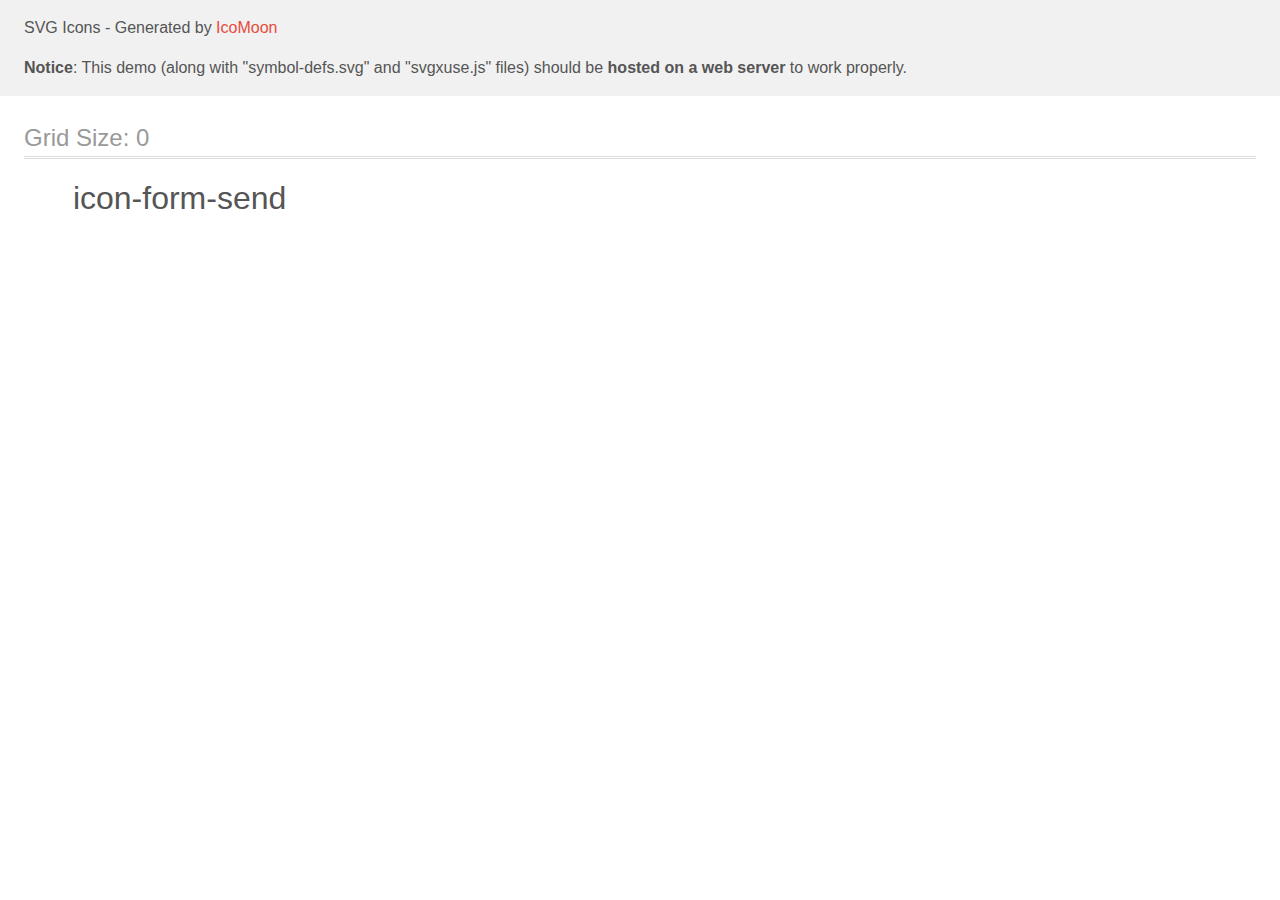
<file: source_image/icomoon1/demo-external-svg.html>
<!doctype html>
<html>
<head>
    <title>IcoMoon - SVG Icons</title>
    <meta charset="utf-8">
    <meta name="viewport" content="width=device-width, initial-scale=1">
    <link rel="stylesheet" href="demo-files/demo.css">
    <link rel="stylesheet" href="style.css">
</head>
<body>
<header class="bgc1 clearfix">
<div class="mhl">
    <p>SVG Icons - Generated by <a href="https://icomoon.io/app">IcoMoon</a></p><p><strong>Notice</strong>: This demo (along with "symbol-defs.svg" and "svgxuse.js" files) should be <b>hosted on a web server</b> to work properly.</p>
</div>
</header>
    <div class="clearfix mhl ptl">
        <h1 class="mvm mtn fgc1">Grid Size: 0</h1>
        <div class="glyph fs1">
            <div class="clearfix pbs">
                <svg class="icon icon-form-send"><use xlink:href="symbol-defs.svg#icon-form-send"></use></svg><span class="name"> icon-form-send</span>
            </div>
        </div>
  </div>
<script defer src="svgxuse.js"></script>
</body>
</html>
</file>
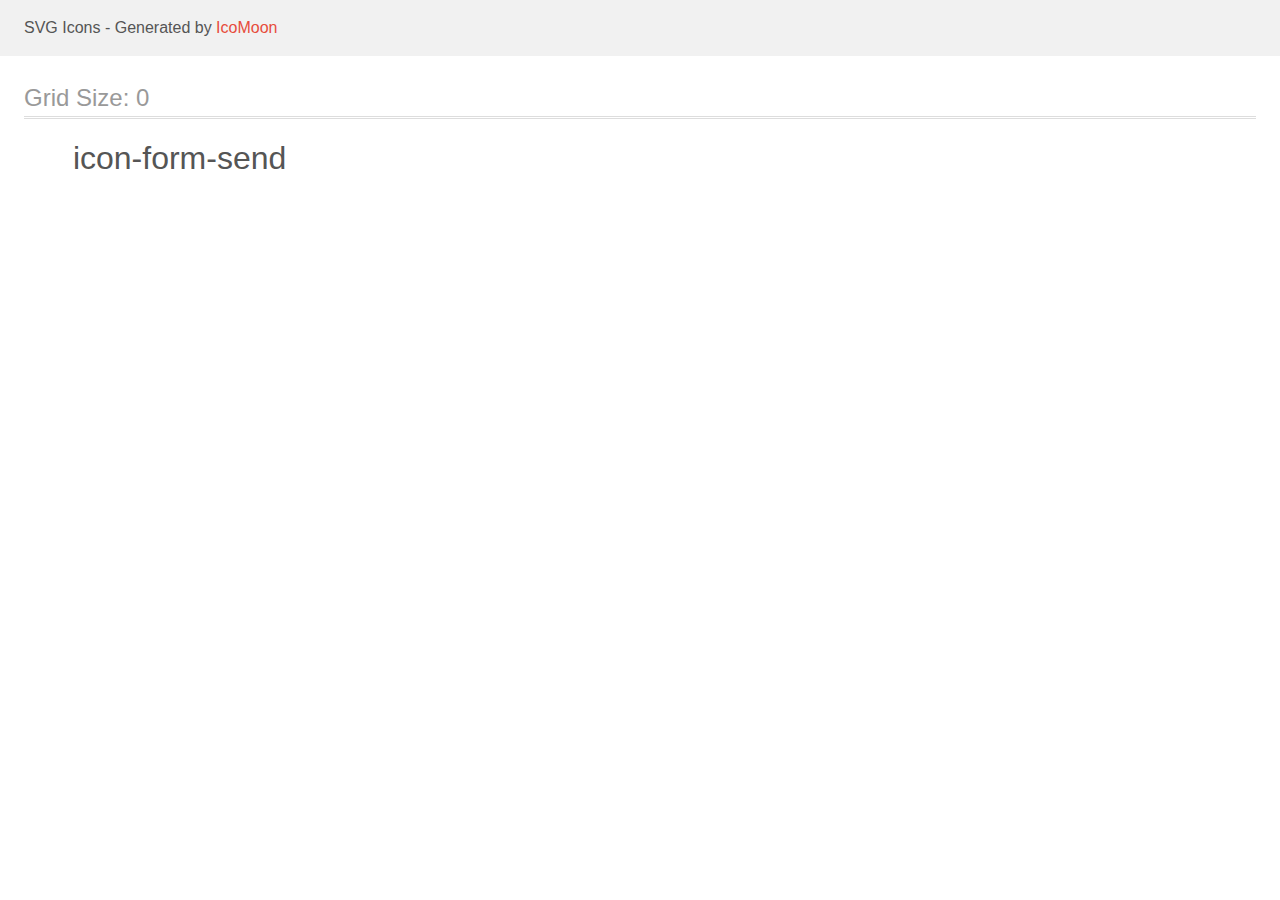
<file: source_image/icomoon1/demo.html>
<!doctype html>
<html>
<head>
    <title>IcoMoon - SVG Icons</title>
    <meta charset="utf-8">
    <meta name="viewport" content="width=device-width, initial-scale=1">
    <link rel="stylesheet" href="demo-files/demo.css">
    <link rel="stylesheet" href="style.css">
</head>
<body>
<svg aria-hidden="true" style="position: absolute; width: 0; height: 0; overflow: hidden;" version="1.1" xmlns="http://www.w3.org/2000/svg" xmlns:xlink="http://www.w3.org/1999/xlink">
<defs>
<symbol id="icon-form-send" viewBox="0 0 32 32">
<path fill="#fff" style="fill: var(--color1, #fff)" d="M32 0l-32 18 10.227 3.788 15.773-14.788-11.998 16.186 0.010 0.004-0.012-0.004v8.814l5.735-6.691 7.265 2.691 5-28z"></path>
</symbol>
</defs>
</svg>

<header class="bgc1 clearfix">
<div class="mhl">
    <p>SVG Icons - Generated by <a href="https://icomoon.io/app">IcoMoon</a></p>
</div>
</header>
    <div class="clearfix mhl ptl">
        <h1 class="mvm mtn fgc1">Grid Size: 0</h1>
        <div class="glyph fs1">
            <div class="clearfix pbs">
                <svg class="icon icon-form-send"><use xlink:href="#icon-form-send"></use></svg><span class="name"> icon-form-send</span>
            </div>
        </div>
  </div>
<script defer src="svgxuse.js"></script>
</body>
</html>
</file>
<file: css/styles.css>
:root {
    --accent-color: #2196F3; /*( частина логотипу,hover по посиланнях тобто акцент)*/
    --logo-color: #000000; /*частина логотипу (світлий фон)*/
    --heading-color: #212121; /*(h2, h3, посилання, текст на кнопках портфоліо) */
    --main-color: #757575; /*(посилання на e-mail, абзаци)*/
    --main-color-dark-backgr: #ffffff; /*(h1, кнопка "заказать услугу", рядок адреси, частина логотипу на темному фоні)*/
    --backgr-color-first: #2F303A; /*(footer, hero)*/
    --backgr-color-second: #F5F4FA; /*(section "Our command",  кнопки портфоліо)*/
    --addres-second-color: rgba(255, 255, 255, 0.6); /*(емейл і телефон футера)*/
    --hero-gradient-color: rgba(47, 48, 58, 0.4); /*колір градієнту секції Hero*/
    --social-link-background-dark: rgba(255, 255, 255, 0.1); /*колір фону посилань на соціальні мережі на темному фоні*/
    --social-link-color: #afb1b8; /*колір іконок-посилань на соціальні мережі*/
    --main-font: 'Roboto', Roboto, sans-serif; /*головний шрифт для всього тексту*/
    --secondary-font: 'Raleway', Raleway, sans-serif; /*вторинний шрифт для логотипу*/
    --card-set-specialization: 30px; /*Відстань між карточками блоку "Чим ми займаємося"*/
    --card-set-our-command: 30px; /*Відстань між карточками блоку "Наша команда"*/
    --card-set-portfolio: 30px; /*Відстань між карточками блоку */
}

body {
         color: var(--main-color);
        font-family: var(--main-font);
}

.list {
        list-style: none;
        margin: 0;
        padding: 0;
}

.link {
        text-decoration: none;
        color: var(--main-color);
}

.button {
        font-family: var(--main-font);
        border: 0;
        border-radius: 4px;
}

.visually-hidden {
        position: absolute;
        width: 1px;
        height: 1px;
        margin: -1px;
        border: 0;
        padding: 0;
        white-space: nowrap;
        clip-path: inset(100%);
        clip: rect(0 0 0 0);
        overflow: hidden;
      }

h1,
h2,
h3,
h4,
h5,
h6{
        margin: 0;
}

ul,
ol {
        margin: 0;
        padding: 0;
}

p {
        margin: 0;
}

img {
        display: block;
        max-width: 100%;
        height: auto;
}

.container {
        width: 1200px;
        margin: 0 auto;
        padding: 0 15px;
        display: flex;
        /*justify-content: center;*/
        align-items: center;
        background: transparent;
}

/* ============== HEADER ============== */

.header > .container {
        display: flex;
        padding-top: 24px;
        padding-bottom: 25px;
}

.site-nav {
        display: flex;
        align-items: center;
}

.navigation-list {
        display: flex;
}

.header .logo {
        margin-right: 93px;
}

.address {
        font-style: normal;
}

.address-list-header {
        display: flex;
        align-items: center;
        justify-content: center;
}

.header .address-list-link {
        display: flex;
        align-items: center;

        transition-property: color;
        transition-duration: 250ms;
        transition-timing-function: cubic-bezier(0.4, 0, 0.2, 1);
}

.address-list-icon {
        display: block;
        fill: var(--main-color);

        transition-property: fill;
        transition-duration: 250ms;
        transition-timing-function: cubic-bezier(0.4, 0, 0.2, 1);
}

.header .address-list-link:hover .address-list-icon,
.header .address-list-link:focus .address-list-icon {
        fill: var(--accent-color);
}

.mail-icon{
        width: 16px;
        height: 12px;
}

.phone-icon{
        width: 10px;
        height: 16px;
}

.address-list-text {
        display: block;
        padding-left: 10px;
}

.navigation-list-item:not(:last-child) {
        margin-right: 50px;
}
.header .address-list-item:not(:last-child) {
        margin-right: 30px;
}

.header .address {
        margin-left: auto;     
}

.logo {
        color: var(--logo-color);
        font-family: var(--secondary-font);
        font-weight: bold;
        font-size: 26px;
        line-height: 1.192;
        letter-spacing: 0.03em;
}

.logo-first {
        color: var(--accent-color);
}

.navigation-list-link,
.address-list-link {
        font-weight: 500;
        font-size: 14px;
        line-height: 1.143;
        letter-spacing: 0.02em;      
 }

.navigation-list-link{
        color: var(--heading-color);

        transition-property: color;
        transition-duration: 250ms;
        transition-timing-function: cubic-bezier(0.4, 0, 0.2, 1);
}

/*.address-list-link {
        color: var(--main-color);

        transition-property: color;
        transition-duration: 2500ms;
        transition-timing-function: cubic-bezier(0.4, 0, 0.2, 1);
}*/

.navigation-list-link:hover,
.navigation-list-link:focus,
.address-list-link:hover,
.address-list-link:focus {
         color: var(--accent-color);
}

.navigation-list-link.active {
        color: var(--accent-color);
}

.navigation-list-link.active::after {
        content: ""; 
        width: auto;
        height: 4px;
        display: block;
        background: var(--accent-color);
        border-radius: 2px;

        position:relative;
        top: 30px;
}


/* ============== END HEADER ============== */

/* ============== HERO SECTION ============== */

.hero-section > .container {
        /*background-color: var(--backgr-color-first);*/
        flex-direction: column;
        padding-top: 200px;
        padding-bottom: 200px;
        width:1600px;
        background-image: linear-gradient(var(--hero-gradient-color), var(--hero-gradient-color)), url(../images/background_photo.jpg);
        background-repeat: no-repeat;
        background-size: cover;
}

.hero-title {
        font-weight: 900;
        font-size: 44px;
        line-height: 1.364;
        text-align: center;
        letter-spacing: 0.06em;
        text-transform: uppercase;
        color: var(--main-color-dark-backgr);
        margin-bottom: 30px;

}

.hero-button {
        font-weight: 500;
        font-size: 16px;
        line-height: 1.625;
        text-align: center;
        letter-spacing: 0.03em;
        min-width: 200px;
        height: 50px;   
        box-shadow: 0px 4px 4px rgba(0, 0, 0, 0.15);
        cursor: pointer;
        padding: 10px 32px;
        color: var(--main-color-dark-backgr);
        background-color: var(--accent-color);
}

/* ============== HERO SECTION END ============== */

/* ============== ADVANTAGES SECTION ============== */
.advantages > .container {
        padding-top: 94px;
        padding-bottom: 94px;
}
.advantages-list {
        display: flex;
}

.advantages-list-item {
        padding: 3px;
        font-size: 14px;
        letter-spacing: 0.03em;
}

.advantages-list-item:not(:last-child) {
        margin-right: 30px;
}

.advantages-icon-background {
        width:auto;
        height: 120px;
        background: var(--backgr-color-second);
        margin-bottom: 30px;
        display: flex;
        justify-content: center;
        align-items: center;
}

.advantages-icon {
        width: 70px;
        height: 70px;
}

.advantages-title {
        font-weight: 700;
        line-height: 1.142;
        text-transform: uppercase;
        color: var(--heading-color);
        margin-bottom: 10px;
}

.advantages-description {
        font-weight: 400;
        line-height: 1.714;
}

/* ============== ADVANTAGES SECTION END ============== */

/* ============== SPECIALIZATION SECTION ============== */

.specialization-section > .container {
        flex-direction: column;
        padding-bottom: 94px;
}
.specialization-list {
        display: flex;
        justify-content: center;
}

.specialization-list-item {
        position: relative;
}

.specialization-list-item:not(:last-child) {
        margin-right: var(--card-set-specialization);
}

.specialization-title,
.our-command-title,
.our-clients-title {
        font-weight: 700;
        font-size: 36px;
        line-height: 1.167;
        text-align: center;
        letter-spacing: 0.03em;
        color: var(--heading-color);
}

.specialization-title {
        margin-bottom: 50px;
}

.specialization-name {
font-style: normal;
font-weight: 700;
font-size: 14px;
line-height: 1.143;
text-align: center;
letter-spacing: 0.03em;
text-transform: uppercase;
color: var(--main-color-dark-backgr);

width: 370px;
background-color: rgba(47, 48, 58, 0.8);
position: absolute;
bottom: 0px;
padding: 27px 0;
}
 
/* ============== SPECIALIZATION SECTION END ============== */

/* ============== OUR COMAND ============== */

.our-command-section {
        background-color: var(--backgr-color-second);
}

.our-command-section > .container{
        padding-top: 94px;
        padding-bottom: 94px;
        flex-direction: column;
}

.our-command-list {
          display: flex;
          justify-content: center;
}

.our-command-list-item {
        background-color: var(--main-color-dark-backgr);
        box-shadow: 0px 1px 3px rgba(0, 0, 0, 0.12), 0px 1px 1px rgba(0, 0, 0, 0.14), 0px 2px 1px rgba(0, 0, 0, 0.2);
        border-radius: 0px 0px 4px 4px;
}

.our-command-list-item:not(:last-child) {
        margin-right: var(--card-set-our-command);
}

.our-command-card-content {
        padding: 30px 10px;
}

.our-command-title {
        margin-bottom:50px;
}

.our-specialist-name {
        margin-bottom: 10px;
        font-weight: 500;
        color: var(--heading-color);
}

.our-specialist-specialization {
        font-weight: 400;
        margin-bottom: 16px;
}

.our-specialist-name,
.our-specialist-specialization {
        font-size: 16px;
        line-height: 1.188;
        text-align: center;
        letter-spacing: 0.03em;
}

.social-list {
        display: flex;
        justify-content: center;
}

.social-list-item:not(:last-child) {
        margin-right: 10px;
}

.social-list-link {
        display: block;
        width: 44px;
        height: 44px;
        border-radius: 50%;
        display: flex;
        justify-content: center;
        align-items: center;

        transition-property: background;
        transition-duration: 250ms;
        transition-timing-function: cubic-bezier(0.4, 0, 0.2, 1);
}

.social-list-icon {
        width: 20px;
        height: 20px;
        fill: var(--social-link-color);

        transition-property: fill;
        transition-duration: 250ms;
        transition-timing-function: cubic-bezier(0.4, 0, 0.2, 1);
}

.social-list-link:hover,
.social-list-link:focus {
        background: var(--accent-color);
}

.social-list-link:hover .social-list-icon,
.social-list-link:focus .social-list-icon {
        fill: var(--main-color-dark-backgr);
}

/* ============== OUR COMAND END ============== */

/* ============== OUR CLIENTS END ============== */

.our-clients-section > .container {
        flex-direction: column;
        padding-top: 94px;
        padding-bottom: 94px;
}

.our-clients-title {
        margin-bottom: 50px;
}

.our-clients-list {
        display: flex;
}

.our-client-link {
        display:flex;
        justify-content: center;
        align-items: center;
        width: 170px;
        height: 90px;
        border: 1px solid var(--social-link-color);
        box-sizing: border-box;
        border-radius: 4px;

        transition-property: border-color;
        transition-duration: 250ms;
        transition-timing-function: cubic-bezier(0.4, 0, 0.2, 1);
}

.our-client-link:hover,
.our-client-link:focus {
        border-color: var(--accent-color);
}

.our-client-link:hover .our-clients-icon,
.our-client-link:focus .our-clients-icon {
        fill: var(--accent-color);
}

.our-clients-list-item:not(:last-child) {
        margin-right: 30px;
}


.our-clients-icon {
       fill: #afb1b8;

       transition-property: fill;
       transition-duration: 250ms;
       transition-timing-function: cubic-bezier(0.4, 0, 0.2, 1);
}

.first-client-icon {
        width: 44.27px;
        height: 49.23px;
}

.second-client-icon {
        width: 40px;
        height: 52px;
}

.third-client-icon {
        width: 41px;
        height: 42.6px;
}

.fourth-client-icon {
        width: 79.66px;
        height: 42.02px;
}

.fifth-client-icon {
        width: 59px;
        height: 47px;
}

.sixth-client-icon {
        width: 88.48px;
        height: 45.44px;
}



/* ============== OUR CLIENTS END ============== */

/* ============== FOOTER ============== */
.footer {
        background-color: var(--backgr-color-first);
}

.footer > .container {
        align-items: flex-start;
        padding-top: 60px;
        padding-bottom: 60px;
}

.footer .logo {
        display: block;
       margin-bottom: 20px;
}

.footer .addres-list-item:not(:last-child) {
        margin-bottom: 9px;
}

.logo-second-dark {
        color: var(--main-color-dark-backgr);
}

.address-footer-link {
        font-weight: 400;
        font-size: 14px;
        line-height: 1.714;
        letter-spacing: 0.03em;
        color: var(--addres-second-color);
}

.location {
        color: var(--main-color-dark-backgr);
}

.social-list-our-projekt {
        margin-left: 70px;  
}

.social-list-invitation  {
        font-weight: 700;
        font-size: 14px;
        line-height: 1.142;
        text-transform: uppercase;
        letter-spacing: 0.03em;
        color: var(--main-color-dark-backgr);
        margin-bottom: 20px;
}

.dark-social {
        background: var(--social-link-background-dark);
}

.dark-social .social-list-icon {
        fill: var(--main-color-dark-backgr)
}

.subscription-form {
        margin-left: 93px;

}

.subscription-form-title {
        font-weight: 700;
        font-size: 14px;
        line-height: 1.143;
        letter-spacing: 0.03em;
        text-transform: uppercase;
        color: var(--main-color-dark-backgr);
        margin-bottom: 20px;
}

.subscription-form-input {
        width: 358px;
        height: 50px;
        border: 1px solid rgba(255, 255, 255, 0.3);
        border-radius: 4px;
        background: transparent;
        padding-left: 16px;
}

.subscription-form-field {
        display: inline-block;
}

.subscription-form-button {
        display: inline-flex;
        align-items: center;
        height: 50px;
        padding: 10px 29px;
        margin-left: 12px;
        background: var(--accent-color);
        border-radius: 4px;
        border: none;

        font-weight: 700;
        font-size: 16px;
        text-align: center;
        letter-spacing: 0.06em;
        color: var(--main-color-dark-backgr);
}

.sibscription-form-button-icon {
        width: 24px;
        height: 24px;
        fill: var(--main-color-dark-backgr);
        margin-left: 10px;
}

/* ============== FOOTER END ============== */

/* ============== PORTFOLIO.HTML ============== */
.portfolio-section .container {
        padding-top: 94px;
        padding-bottom: 94px;
        flex-direction: column;
        align-items: center;
}

.portfolio-nav{
        margin-left: 8px;
        margin-bottom: 50px;
        display: flex;
}

.portfolio-button {
        color: var(--heading-color);
        background-color: var(--backgr-color-second);
        padding: 6px 22px;
        font-weight: 500;
        font-size: 16px;
        line-height: 1.625;
        text-align: center;
        letter-spacing: 0.03em;

        transition-property: color, background-color, box-shadow;
        transition-duration: 250ms;
        transition-timing-function: cubic-bezier(0.4, 0, 0.2, 1);
}

.portfolio-button:not(:last-child){
        margin-right: 8px;
}

.portfolio-button:hover,
.portfolio-button:focus {
        background-color: var(--accent-color);
        color: var(--main-color-dark-backgr);
        box-shadow: 0px 3px 1px rgba(0, 0, 0, 0.1), 0px 1px 2px rgba(0, 0, 0, 0.08), 0px 2px 2px rgba(0, 0, 0, 0.12);
}

/*.portfolio-description {
        font-weight: 400;
        font-size: 18px;
        line-height: 1.556;
        letter-spacing: 0.03em;
        color: var(--main-color-dark-backgr);
        background-color: var(--accent-color);
} */
.portfolio-list {
        display: flex;
        justify-content: center;
        flex-wrap: wrap;
        margin-left: calc(-1*var(--card-set-portfolio));
        margin-top: calc(-1*var(--card-set-portfolio));
}

.portfolio-list-item {
        flex-basis: calc(100%/3 - var(--card-set-portfolio));
        margin-left: var(--card-set-portfolio);
        margin-top: var(--card-set-portfolio);
}

.portfolio-animation-thumb {
        width: auto;
        height: 294px;
        position: relative;
        overflow: hidden;
}

.portfolio-overlay {
        font-weight: 400;
        font-size: 18px;
        line-height: 1.556;
        letter-spacing: 0.03em;
        color: var(--main-color-dark-backgr);

        background: rgba(33, 150, 243, 0.9);
        position: absolute;
        top: 0;
        left: 0;

        width:100%;
        height: 100%;
        padding: 53px 24px;

        transform: translateY(100%);
        transition-property: transform;
        transition-duration: 250ms;
        transition-timing-function: cubic-bezier(0.4, 0, 0.2, 1); 

}

.portfolio-list-link:hover .portfolio-overlay,
.portfolio-list-link:focus .portfolio-overlay {
        transform: translateY(0);
}

.portfolio-card-content {
        padding: 20px 24px;
        border: 1px solid var(--main-color-dark-backgr);
        border-top-width: 0;
        box-sizing: border-box;
}

.portfolio-title {
        margin-bottom: 4px;
        font-weight: 700;
        font-size: 18px;
        line-height: 2;
        letter-spacing: 0.06em;
        color: var(--heading-color);
}

.portfolio-type {
        font-weight: 400;
        font-size: 16px;
        line-height: 1.875;
        letter-spacing: 0.03em;

}

.portfolio-list-link {
        display:block;

        transition-property: box-shadow;
        transition-duration: 250ms;
        transition-timing-function: cubic-bezier(0.4, 0, 0.2, 1);     
}

.portfolio-list-link:hover,
.portfolio-list-link:focus {
        box-shadow: 0px 1px 1px rgba(0, 0, 0, 0.12), 0px 4px 4px rgba(0, 0, 0, 0.06), 1px 4px 6px rgba(0, 0, 0, 0.16);
}

/* ============== PORTFOLIO.HTML END ============== */

/* ============== BACKDROP ============== */
.backdrop {
        position: fixed;
        left: 0;
        top: 0;
        width: 100%;
        height:100%;
        background: rgba(0, 0, 0, 0.2);

}

.modal {
        width: 528px;
        min-height: 581px;
        background-color: var(--main-color-dark-backgr);
        box-shadow: 0px 1px 3px rgba(0, 0, 0, 0.12), 0px 1px 1px rgba(0, 0, 0, 0.14), 0px 2px 1px rgba(0, 0, 0, 0.2);
        border-radius: 4px;

        position:absolute;
        top: 50%;
        left: 50%;
        padding: 40px;
        transform: translate(-50%, -50%);

}

.close-button-icon {
        width: 18px;
        height: 18px;

        position:absolute;
        top: 50%;
        left: 50%;
        transform: translate(-50%, -50%);
}

.close-button {
        width: 30px;
        height: 30px;
        position: absolute;
        top: 8px;
        right: 8px;
        border: 1px solid rgba(0, 0, 0, 0.1);
        border-radius: 50%;
        cursor: pointer;
}

.close-button:hover,
.close-button:focus
{
        border: 4px solid rgba(0, 0, 0, 0.3);
        outline: none;
}
.close-button:active {
        border: 4px solid rgba(251, 142, 156, 1); 
        border-radius: 50%; 
        outline: none;
}

.close-button:active .close-button-icon {
        fill: rgba(251, 0, 0, 1);
}

.is-hidden {
        opacity: 0;
        visibility: hidden;
        pointer-events: none;
}

.form-invitation {
        font-weight: 700;
        font-size: 20px;
        line-height: 1.15;
        text-align: center;
        letter-spacing: 0.03em;
        color: var(--heading-color); 

        margin-bottom: 12px;
}

.modal-form {
        display: flex;
        flex-direction: column;
}

.modal-form-field {
        margin-bottom: 10px;

        font-weight: 400;
        font-size: 12px;
        line-height: 1.167;
        letter-spacing: 0.01em;

}

.modal-form-input-wrapper{
        display: block;
        height: 100%;
        position: relative;
        margin-top: 4px;
}

.modal-form-input {
        width:100%;
        height:40px;
        /*margin-top: 4px;
        margin-bottom: 10px;*/
        padding-left: 42px;
        border: 1px solid rgba(33, 33, 33, 0.2);
        border-radius: 4px;
        
        transition-property : border-color;
        transition-duration: 250ms;
        transition-timing-function: cubic-bezier(0.4, 0, 0.2, 1); 
}

.modal-form-icon {
        transition-property: fill;
        transition-duration: 250ms;
        transition-timing-function: cubic-bezier(0.4, 0, 0.2, 1);
}

.modal-form-input:focus {
        outline: none;
        border: 1px solid var(--accent-color);
}

.modal-form-input:focus + .modal-form-icon {
        fill: var(--accent-color);
}

.modal-form-icon {
        width: 18px;
        height: 18px;
        position:absolute;
        left: 12px;
        top: 50%;
        transform: translateY(-50%);
}

.modal-form-massage {
        width: 100%;
        height: 120px;
        border: 1px solid rgba(33, 33, 33, 0.2);
        border-radius: 4px;
        padding: 12px 16px;
        margin-top: 4px;
        margin-bottom: 20px;
        resize: none;

        transition-property: border-color;
        transition-duration: 250ms;
        transition-timing-function: cubic-bezier(0.4, 0, 0.2, 1); 
}

.modal-form-massage::placeholder {
        font-weight: 400;
        font-size: 14px;
        line-height: 1.143;
        letter-spacing: 0.01em;
        color: rgba(117, 117, 117, 0.5);
}

.modal-form-massage:focus {
        outline: none;
        border-color: var(--accent-color);
}

.modal-form-policy-text {
        width: 423px;
        margin-left: auto;
        margin-right:auto;
        font-weight: 400;
        font-size: 14px;
        line-height: 1.714;
        letter-spacing: 0.03em;
        white-space: pre;
        display: flex;
        align-items: center;
        margin-bottom: 30px;
}

.modal-form-policy-text::before {
        content: "";
        width: 16px;
        height: 15px;
        margin-right: 7px;
        border: 1px solid #000000;
        border-radius: 2px;
        display: inline-block;
}

.modal-form-policy-link {
        color: var(--accent-color);
}

.modal-form-policy:checked + .modal-form-policy-text::before {
        background-image: url(../images/icon_check.svg);
        background-repeat: no-repeat;
        background-size: cover;
        border: none;
}

.modal-form-button {
        width: 200px;
        min-height: 50px;
        background: var(--accent-color);
        box-shadow: 0px 4px 4px rgba(0, 0, 0, 0.15);
        border: none;
        border-radius: 4px;
        margin-left: auto;
        margin-right: auto;
        font-weight: 700;
        font-size: 16px;
        line-height: 1.875;
        color: var(--main-color-dark-backgr);
}

/* ============== BACKDROP END ============== */
</file>
<file: source_image/icomoon/demo-files/demo.css>
body {
  padding: 0;
  margin: 0;
  font-family: sans-serif;
  font-size: 1em;
  line-height: 1.5;
  color: #555;
  background: #fff;
}
h1 {
  font-size: 1.5em;
  font-weight: normal;
  box-shadow: 0 1px #ddd, 0 2px #fff, 0 3px #ddd;
}
small {
  font-size: .66666667em;
}
a {
  color: #e74c3c;
  text-decoration: none;
}
a:hover, a:focus {
  box-shadow: 0 1px #e74c3c;
}
.bshadow0, input {
  box-shadow: inset 0 -2px #e7e7e7;
}
input:hover {
  box-shadow: inset 0 -2px #ccc;
}
input, fieldset {
  font-size: 1em;
  margin: 0;
  padding: 0;
  border: 0;
}
input {
  color: inherit;
  line-height: 1.5;
  height: 1.5em;
  padding: .25em 0;
}
input:focus {
  outline: none;
  box-shadow: inset 0 -2px #449fdb;
}
.glyph {
  font-size: 16px;
  margin-right: 1.5em;
  float: left;
  width: 17em;
}
svg {
  color: #000;
}
.liga {
  width: 80%;
  width: calc(100% - 2.5em);
}
.talign-right {
  text-align: right;
}
.talign-center {
  text-align: center;
}
.bgc1 {
  background: #f1f1f1;
}
.fgc0 {
  color: #000;
}
.fgc1 {
  color: #999;
}
p {
  margin-top: 1em;
  margin-bottom: 1em;
}
.mvm {
  margin-top: .75em;
  margin-bottom: .75em;
}
.mtn {
  margin-top: 0;
}
.mtl, .mal {
  margin-top: 1.5em;
}
.mbl, .mal {
  margin-bottom: 1.5em;
}
.mal, .mhl {
  margin-left: 1.5em;
  margin-right: 1.5em;
}
.mhmm {
  margin-left: 1em;
  margin-right: 1em;
}
.ptl {
  padding-top: 1.5em;
}
.pbs, .pvs {
  padding-bottom: .25em;
}
.pvs, .pts {
  padding-top: .25em;
}
.unit {
  float: left;
}
.unitRight {
  float: right;
}
.size1of2 {
  width: 50%;
}
.size1of1 {
  width: 100%;
}
.clearfix:before, .clearfix:after {
  content: " ";
  display: table;
}
.clearfix:after {
  clear: both;
}
.hidden-true {
  display: none;
}
.textbox0 {
  width: 3em;
  background: #f1f1f1;
  padding: .25em .5em;
  line-height: 1.5;
  height: 1.5em;
}
.fs0 {
  font-size: 16px;
}
.fs1 {
  font-size: 32px;
}
.name {
  margin-left: .25em;
}
</file>
<file: source_image/icomoon/style.css>
.icon {
  display: inline-block;
  width: 1em;
  height: 1em;
  stroke-width: 0;
  stroke: currentColor;
  fill: currentColor;
}

/* ==========================================
Single-colored icons can be modified like so:
.icon-name {
  font-size: 32px;
  color: red;
}
========================================== */
</file>
<file: source_image/icomoon1/demo-files/demo.css>
body {
  padding: 0;
  margin: 0;
  font-family: sans-serif;
  font-size: 1em;
  line-height: 1.5;
  color: #555;
  background: #fff;
}
h1 {
  font-size: 1.5em;
  font-weight: normal;
  box-shadow: 0 1px #ddd, 0 2px #fff, 0 3px #ddd;
}
small {
  font-size: .66666667em;
}
a {
  color: #e74c3c;
  text-decoration: none;
}
a:hover, a:focus {
  box-shadow: 0 1px #e74c3c;
}
.bshadow0, input {
  box-shadow: inset 0 -2px #e7e7e7;
}
input:hover {
  box-shadow: inset 0 -2px #ccc;
}
input, fieldset {
  font-size: 1em;
  margin: 0;
  padding: 0;
  border: 0;
}
input {
  color: inherit;
  line-height: 1.5;
  height: 1.5em;
  padding: .25em 0;
}
input:focus {
  outline: none;
  box-shadow: inset 0 -2px #449fdb;
}
.glyph {
  font-size: 16px;
  margin-right: 1.5em;
  float: left;
  width: 17em;
}
svg {
  color: #000;
}
.liga {
  width: 80%;
  width: calc(100% - 2.5em);
}
.talign-right {
  text-align: right;
}
.talign-center {
  text-align: center;
}
.bgc1 {
  background: #f1f1f1;
}
.fgc0 {
  color: #000;
}
.fgc1 {
  color: #999;
}
p {
  margin-top: 1em;
  margin-bottom: 1em;
}
.mvm {
  margin-top: .75em;
  margin-bottom: .75em;
}
.mtn {
  margin-top: 0;
}
.mtl, .mal {
  margin-top: 1.5em;
}
.mbl, .mal {
  margin-bottom: 1.5em;
}
.mal, .mhl {
  margin-left: 1.5em;
  margin-right: 1.5em;
}
.mhmm {
  margin-left: 1em;
  margin-right: 1em;
}
.ptl {
  padding-top: 1.5em;
}
.pbs, .pvs {
  padding-bottom: .25em;
}
.pvs, .pts {
  padding-top: .25em;
}
.unit {
  float: left;
}
.unitRight {
  float: right;
}
.size1of2 {
  width: 50%;
}
.size1of1 {
  width: 100%;
}
.clearfix:before, .clearfix:after {
  content: " ";
  display: table;
}
.clearfix:after {
  clear: both;
}
.hidden-true {
  display: none;
}
.textbox0 {
  width: 3em;
  background: #f1f1f1;
  padding: .25em .5em;
  line-height: 1.5;
  height: 1.5em;
}
.fs0 {
  font-size: 16px;
}
.fs1 {
  font-size: 32px;
}
.name {
  margin-left: .25em;
}
</file>
<file: source_image/icomoon1/style.css>
.icon {
  display: inline-block;
  width: 1em;
  height: 1em;
  stroke-width: 0;
  stroke: currentColor;
  fill: currentColor;
}

/* ==========================================
Single-colored icons can be modified like so:
.icon-name {
  font-size: 32px;
  color: red;
}
========================================== */
</file>
